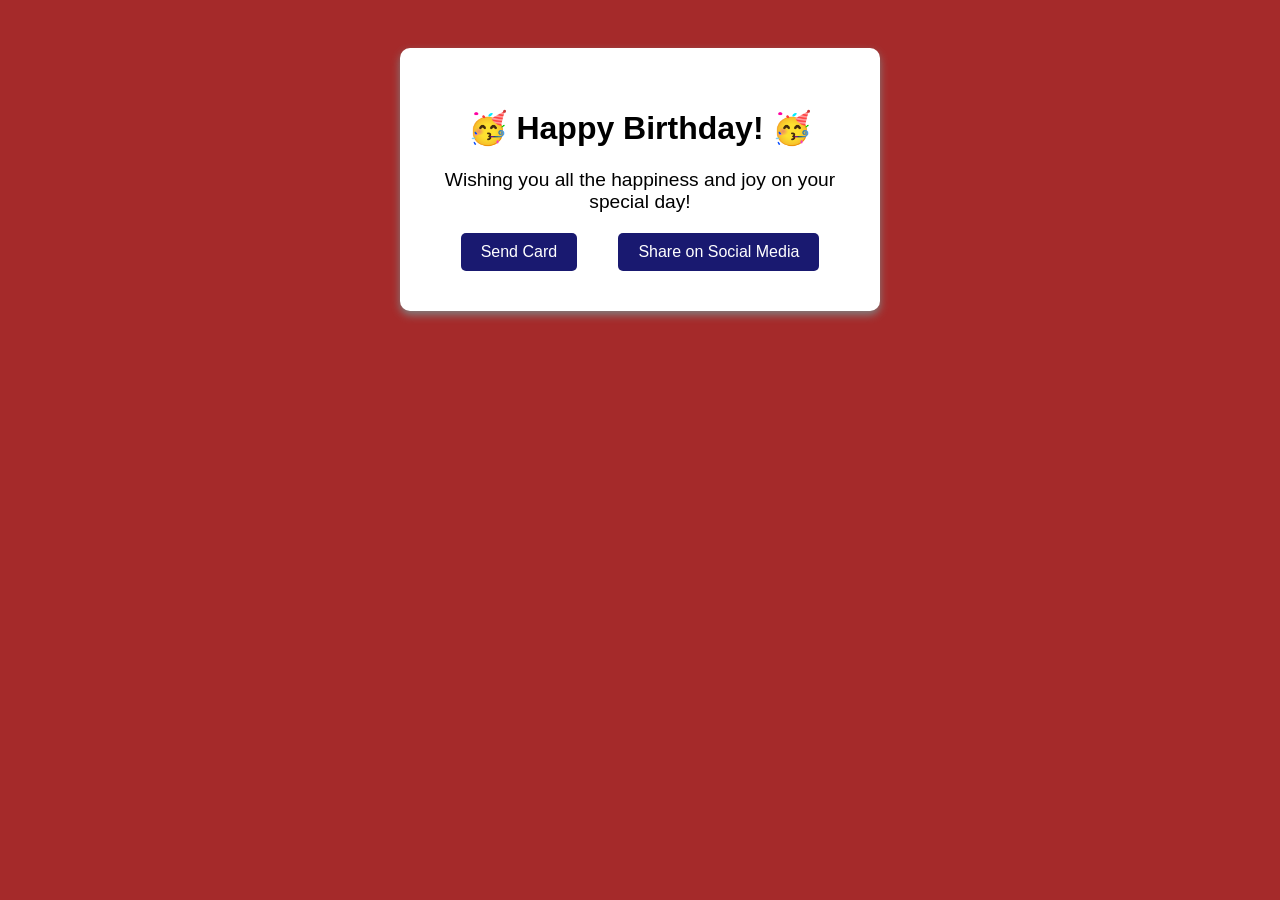
<file: Greeting Card/index.html>
<!DOCTYPE html>
<html lang="en">
  <head>
    <meta charset="utf-8">
    <meta name="viewport" content="width=device-width, initial-scale=1.0">
    <title>Greeting Card</title>
    <link href="styles.css" rel="stylesheet">
  </head>
  <body>
    <div class="card" id="greeting-card">
      <h1>Happy Birthday!</h1>
      <p class="message">
        Wishing you all the happiness and joy on your special day!
      </p>
      <div class="card-links">
        <a href="#send" class="send-link">Send Card</a>
        <a href="#share" class="share-link">Share on Social Media</a>
      </div>
  	</div>
    <section id="send">
      <h2>Sending your card...</h2>
      <p>Card successfully sent to your recipient!</p>
    </section>
    <section id="share">
      <h2>Sharing your card...</h2>
      <p>Your card was shared on social media!</p>
    </section>
  </body>
</html>
</file>
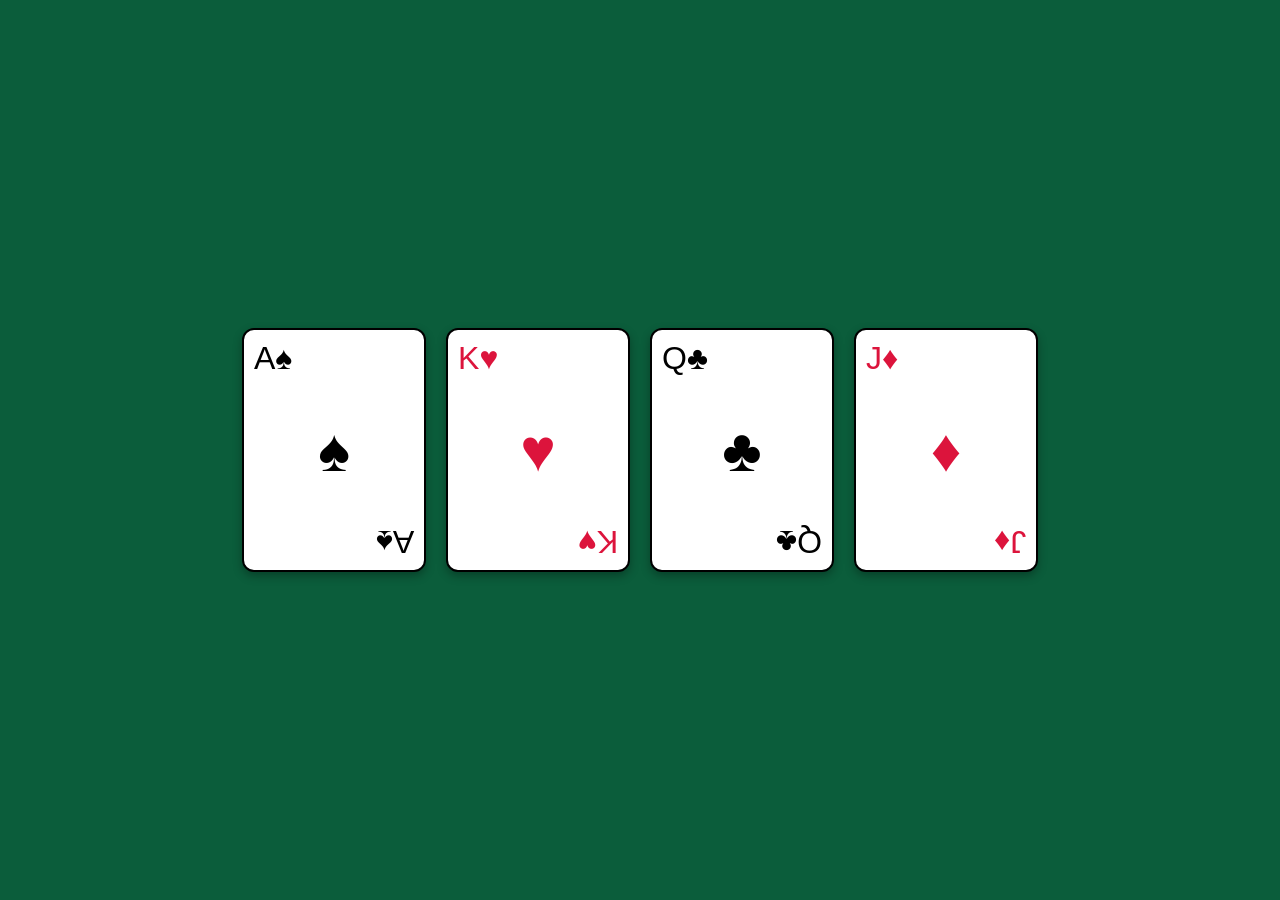
<file: Playing Cards/index.html>
<!DOCTYPE html>
<html lang="en">

<head>
  <meta charset="UTF-8">
  <meta name="viewport" content="width=device-width, initial-scale=1.0">
  <title>Playing Cards</title>
  <link rel="stylesheet" href="styles.css">
</head>

<body>

<main id="playing-cards">

  <div class="card">
    <div class="left">A♠</div>
    <div class="middle">♠</div>
    <div class="right">A♠</div>
  </div>

  <div class="card red">
    <div class="left">K♥</div>
    <div class="middle">♥</div>
    <div class="right">K♥</div>
  </div>

  <div class="card">
    <div class="left">Q♣</div>
    <div class="middle">♣</div>
    <div class="right">Q♣</div>
  </div>

  <div class="card red">
    <div class="left">J♦</div>
    <div class="middle">♦</div>
    <div class="right">J♦</div>
  </div>

</main>

</body>
</html>
</file>
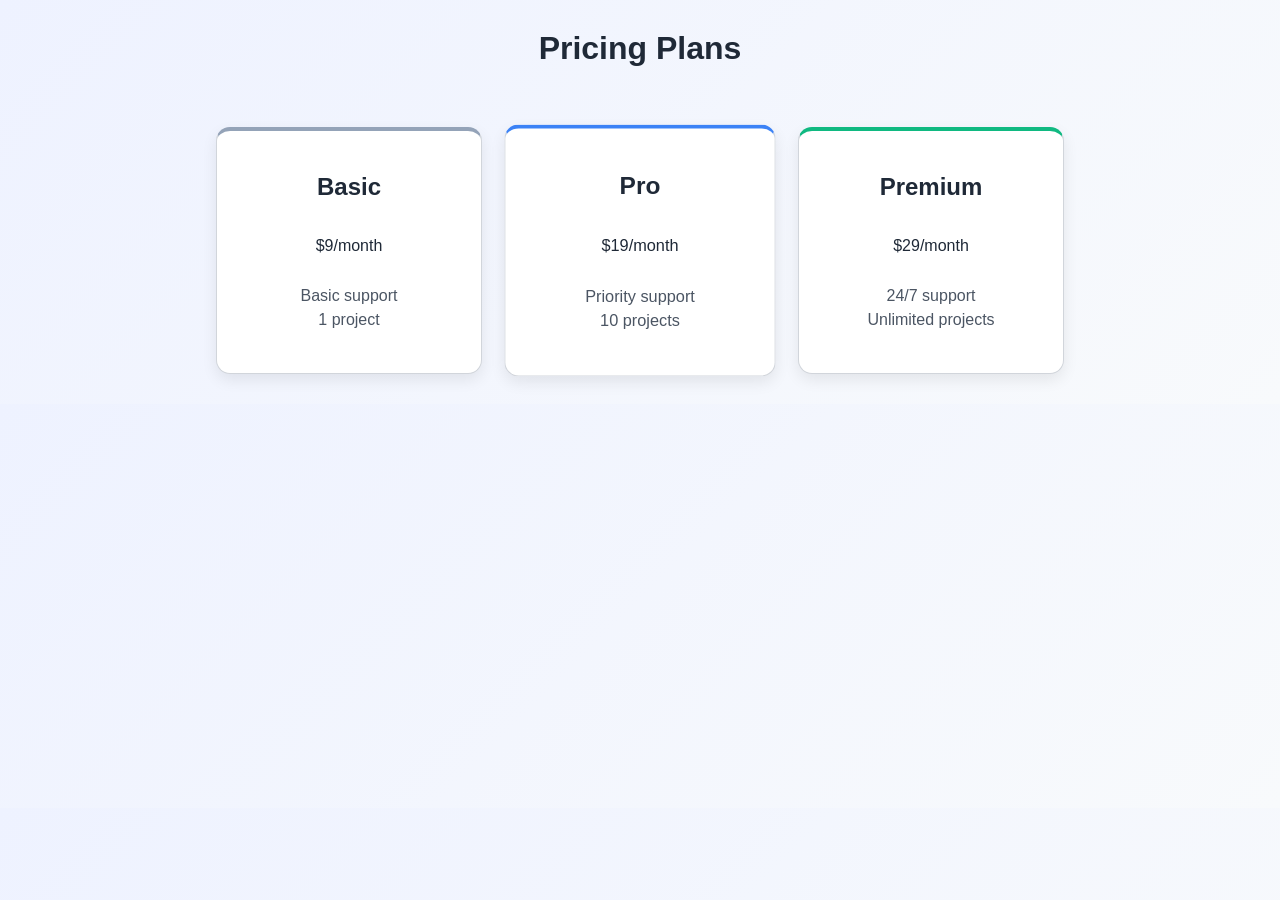
<file: Pricing Plans Layout Page/index.html>
<!DOCTYPE html>
<html lang="en">
<head>
  <meta charset="UTF-8">
  <title>Pricing Plans</title>
  <link rel="stylesheet" href="styles.css" />
</head>

<body>
  <h1>Pricing Plans</h1>

  <div class="pricing-container">

    <div class="pricing-card basic-plan">
      <h2>Basic</h2>
      <p>$9/month</p>
      <ul>
        <li>Basic support</li>
        <li>1 project</li>
      </ul>
    </div>

    <div class="pricing-card pro-plan">
      <h2>Pro</h2>
      <p>$19/month</p>
      <ul>
        <li>Priority support</li>
        <li>10 projects</li>
      </ul>
    </div>

    <div class="pricing-card premium-plan">
      <h2>Premium</h2>
      <p>$29/month</p>
      <ul>
        <li>24/7 support</li>
        <li>Unlimited projects</li>
      </ul>
    </div>

  </div>
</body>
</html>
</file>
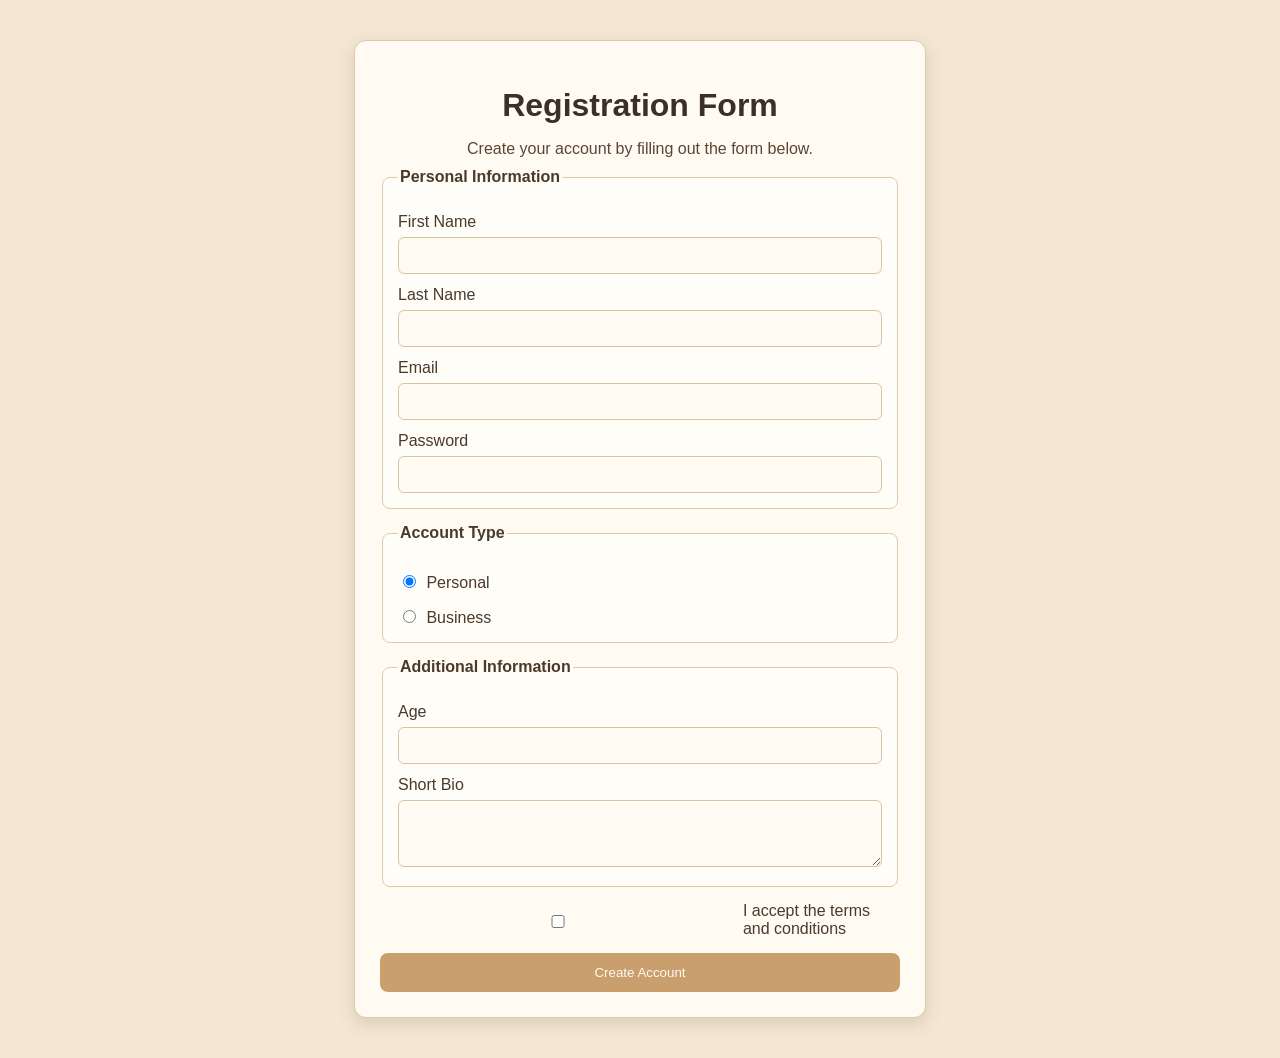
<file: Registration Form/index.html>
<!DOCTYPE html>
<html lang="en">
<head>
  <meta charset="UTF-8">
  <title>Registration Form</title>
  <link rel="stylesheet" href="styles.css" />
</head>

<body>
  <main class="container">
    <h1>Registration Form</h1>
    <p>Create your account by filling out the form below.</p>

    <form>
      <fieldset>
        <legend>Personal Information</legend>

        <label for="first-name">First Name</label>
        <input id="first-name" name="first-name" type="text" required />

        <label for="last-name">Last Name</label>
        <input id="last-name" name="last-name" type="text" required />

        <label for="email">Email</label>
        <input id="email" name="email" type="email" required />

        <label for="password">Password</label>
        <input id="password" name="password" type="password" required />
      </fieldset>

      <fieldset>
        <legend>Account Type</legend>

        <label>
          <input type="radio" name="account-type" value="personal" checked />
          Personal
        </label>

        <label>
          <input type="radio" name="account-type" value="business" />
          Business
        </label>
      </fieldset>

      <fieldset>
        <legend>Additional Information</legend>

        <label for="age">Age</label>
        <input id="age" name="age" type="number" min="13" max="120" />

        <label for="bio">Short Bio</label>
        <textarea id="bio" name="bio" rows="3"></textarea>
      </fieldset>

      <label class="terms">
        <input type="checkbox" required />
        I accept the terms and conditions
      </label>

      <button type="submit">Create Account</button>
    </form>
  </main>
</body>
</html>
</file>
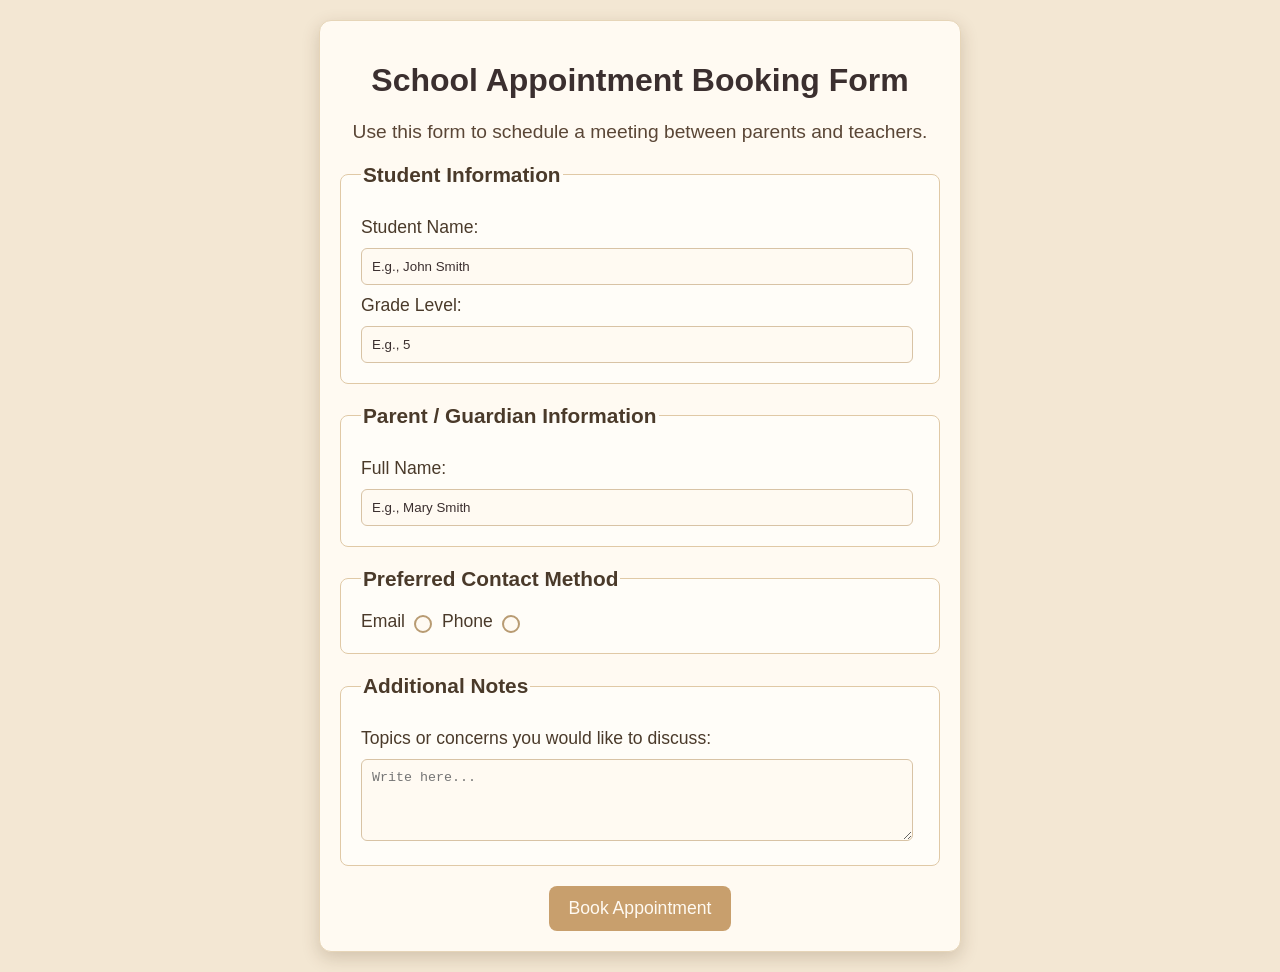
<file: School Appointment Booking Form/index.html>
<!DOCTYPE html>
<html lang="en">
  <head>
    <meta charset="utf-8">
    <meta name="viewport" content="width=device-width, initial-scale=1.0">
    <title>School Appointment Booking Form</title>
    <link rel="stylesheet" href="./styles.css" />
  </head>

  <body>
    <main class="container">
      <h1 class="title center">School Appointment Booking Form</h1>

      <p class="description center">
        Use this form to schedule a meeting between parents and teachers.
      </p>

      <form>
        <fieldset>
          <legend>Student Information</legend>

          <label for="student-name">Student Name:</label>
          <input
            type="text"
            name="student-name"
            id="student-name"
            required
            placeholder="E.g., John Smith"
          />

          <label for="grade">Grade Level:</label>
          <input
            type="number"
            name="grade"
            id="grade"
            required
            placeholder="E.g., 5"
          />
        </fieldset>

        <fieldset>
          <legend>Parent / Guardian Information</legend>

          <label for="parent-name">Full Name:</label>
          <input
            type="text"
            name="parent-name"
            id="parent-name"
            required
            placeholder="E.g., Mary Smith"
          />
        </fieldset>

        <fieldset>
          <legend>Preferred Contact Method</legend>

          <label class="contact-method" for="email">Email</label>
          <input
            id="email"
            class="contact-method-radio-btn"
            type="radio"
            name="contact-method"
            value="email"
            checked
          />

          <label class="contact-method" for="phone">Phone</label>
          <input
            id="phone"
            class="contact-method-radio-btn"
            type="radio"
            name="contact-method"
            value="phone"
          />
        </fieldset>

        <fieldset>
          <legend>Additional Notes</legend>

          <label for="notes">
            Topics or concerns you would like to discuss:
          </label>

          <textarea
            id="notes"
            name="notes"
            rows="4"
            cols="50"
            placeholder="Write here..."
          ></textarea>
        </fieldset>

        <button class="submit-btn" type="submit">
          Book Appointment
        </button>
      </form>
    </main>
  </body>
</html>
</file>
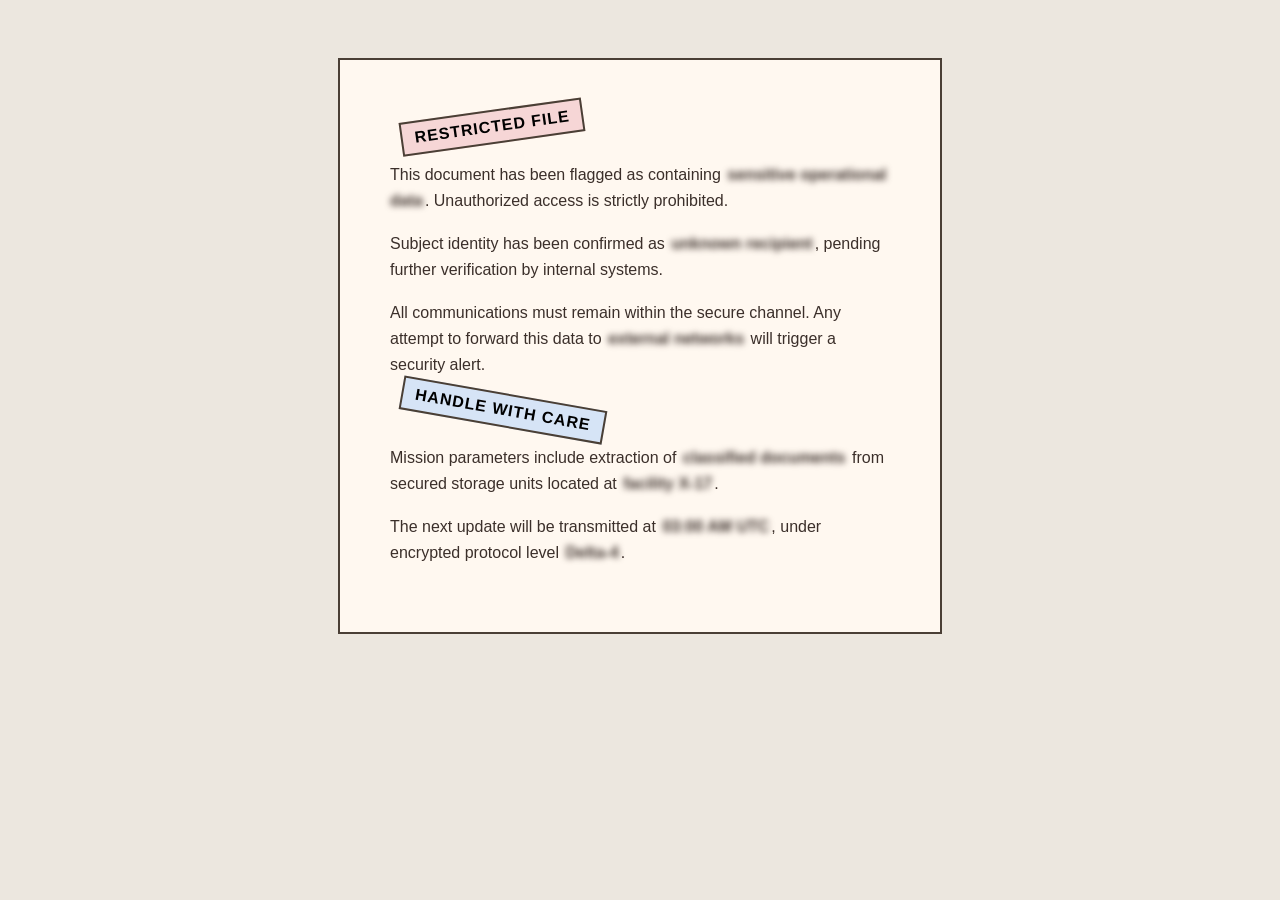
<file: Secret Message Document/index.html>
<!DOCTYPE html>
<html lang="en">
  <head>
    <meta charset="utf-8" />
    <title>Secret Message Document</title>
    <link rel="stylesheet" href="styles.css" />
  </head>

  <body>
    <main id="email">

      <div id="confidential">RESTRICTED FILE</div>
      

      <p>
        This document has been flagged as containing
        <span class="blurred">sensitive operational data</span>.
        Unauthorized access is strictly prohibited.
      </p>

      <p>
        Subject identity has been confirmed as
        <span class="blurred">unknown recipient</span>,
        pending further verification by internal systems.
      </p>

      <p>
        All communications must remain within the secure channel.
        Any attempt to forward this data to
        <span class="blurred">external networks</span>
        will trigger a security alert.
      </p>
        <div id="top-secret">HANDLE WITH CARE</div>
      <p>
        Mission parameters include extraction of
        <span class="blurred">classified documents</span>
        from secured storage units located at
        <span class="blurred">facility X-17</span>.
      </p>

      <p>
        The next update will be transmitted at
        <span class="blurred">03:00 AM UTC</span>,
        under encrypted protocol level
        <span class="blurred">Delta-4</span>.
      </p>

    </main>
  </body>
</html>
</file>
<file: Greeting Card/styles.css>
body {
  font-family: Arial, sans-serif;
  padding: 40px;
  text-align: center;
  background-color: brown;
}

.card {
  background-color: white;
  max-width: 400px;
  padding: 40px;
  margin: 0 auto;
  border-radius: 10px;
  box-shadow: 0 4px 8px gray;
  transition: transform 0.3s, background-color 0.3s ease
}

.card:hover {
  background-color: khaki;
  transform: scale(1.1);
}

h1::before {
  content: "🥳 ";
}

h1::after {
  content: " 🥳";
}

.message {
  font-size: 1.2em;
  margin-bottom: 20px;
}

.card-links {
  margin-top: 20px;
  display: flex;
  justify-content: space-around;
}

.card-links a {
  text-decoration: none;
  font-size: 1em;
  padding: 10px 20px;
  border-radius: 5px;
  color: white;
  background-color: midnightblue;
  transition: background-color 0.3s ease;
}

.card-links a:hover {
  background-color: orangered;
}

.card-links a:active {
  background-color: midnightblue;
}

.card-links a:focus {
  outline: 2px solid yellow;
}

.card-links a:visited {
  color: crimson;
}

section {
  margin: 20px auto;
  max-width: 600px;
  background-color: whitesmoke;
  padding: 20px;
  border-radius: 10px;
  display: none;
}

section:hover{
  transform: skewX(10deg);
}

section:target{
  display: block;
}
</file>
<file: Playing Cards/styles.css>
body{
  margin: 0;
  height: 100vh;
  display: flex;
  justify-content: center;
  align-items: center;
  background: #0b5d3b;
  font-family: Arial, sans-serif;
}

#playing-cards{
  display: flex;
  flex-wrap: wrap;
  justify-content: center;
  gap: 20px;
}

.card{
  display: flex;
  justify-content: space-between;
  width: 160px;
  height: 220px;
  padding: 10px;
  background: white;
  border-radius: 12px;
  border: 2px solid black;
  box-shadow: 0 4px 10px rgba(0,0,0,0.3);
  font-size: 32px;
  transition: transform 0.2s ease;
}

.card:hover{
  transform: translateY(-5px);
}

.left{
  align-self: flex-start;
}

.middle{
  align-self: center;
  font-size: 60px;
}

.right{
  align-self: flex-end;
  transform: rotate(180deg);
}

.red{
  color: crimson;
}
</file>
<file: Pricing Plans Layout Page/styles.css>
body {
  font-family: Arial, sans-serif;
  background: linear-gradient(135deg, #eef2ff, #f8fafc);
  margin: 0;
  text-align: center;
  color: #1f2937;
}

h1 {
  margin: 30px 0;
}


.pricing-container {
  display: flex;
  flex-wrap: wrap;
  justify-content: center;
  gap: 25px;
  padding: 30px;
}


.pricing-card {
  display: flex;
  flex-direction: column;
  justify-content: space-between;
  flex: 0 0 220px;

  background-color: #ffffff;
  border: 1px solid #d1d5db;
  border-radius: 14px;

  padding: 22px;
  box-shadow: 0 6px 15px rgba(0, 0, 0, 0.08);

  transition: transform 0.25s ease, box-shadow 0.25s ease;
}


.pricing-card:hover {
  transform: scale(1.05);
  box-shadow: 0 12px 28px rgba(0, 0, 0, 0.18);
}


.basic-plan {
  order: 1;
  border-top: 4px solid #94a3b8;
}


.pro-plan {
  order: 2;
  border-top: 4px solid #3b82f6;
  transform: scale(1.02);
}


.premium-plan {
  order: 3;
  border-top: 4px solid #10b981;
}


ul {
  list-style: none;
  padding: 0;
  margin-top: 10px;
}

li {
  margin: 6px 0;
  color: #4b5563;
}
</file>
<file: Registration Form/styles.css>
body {
  margin: 0;
  font-family: Tahoma, sans-serif;
  background-color: #f3e7d3;
  color: #3b2f2a;
}


.container {
  width: 60vw;
  max-width: 520px;
  min-width: 300px;
  margin: 40px auto;
  padding: 25px;
  background-color: #fffaf2;
  border: 1px solid #e0c9a6;
  border-radius: 12px;
  box-shadow: 0 6px 18px rgba(80, 50, 20, 0.15);
}


h1, p {
  text-align: center;
  margin-bottom: 10px;
}

p {
  color: #5a4636;
}


fieldset {
  border: 1px solid #e0c9a6;
  border-radius: 8px;
  padding: 15px;
  margin-bottom: 15px;
  background-color: #fffdf8;
}

legend {
  font-weight: bold;
  color: #4a3a2a;
}


label {
  display: block;
  margin-top: 12px;
  color: #4a3a2a;
}


input,
textarea {
  width: 100%;
  margin-top: 6px;
  padding: 10px;
  border-radius: 6px;
  border: 1px solid #d8c3a5;
  background-color: #fffaf2;
  color: #3b2f2a;
  box-sizing: border-box; 
}

fieldset label input[type="radio"] {
  width: auto;
  margin-right: 6px;
}


.terms {
  display: flex;
  align-items: center;
  gap: 8px;
  margin-top: 10px;
}

button {
  width: 100%;
  padding: 12px;
  margin-top: 15px;
  background-color: #c89f6d;
  color: #fffaf2;
  border: none;
  border-radius: 8px;
  cursor: pointer;
  transition: background-color 0.3s ease;
}

button:hover {
  background-color: #a87c4f;
}
</file>
<file: School Appointment Booking Form/styles.css>
body {
  background-color: #f3e7d3; 
  color: #3b2f2f; 
  font-family: Arial, sans-serif;
}

.container {
  background-color: #fffaf2; 
  width: 80%;
  max-width: 600px;
  border-radius: 12px;
  margin: 20px auto;
  padding: 20px;
  box-shadow: 0 6px 18px rgba(80, 50, 20, 0.2);
  border: 1px solid #e6d5b8;
}

.center {
  text-align: center;
}

.description {
  font-size: 1.2rem;
  color: #5a4636;
}

fieldset {
  border: 1px solid #e0c9a6;
  border-radius: 8px;
  margin: 20px 0;
  padding: 20px;
  background-color: #fffdf8;
}

fieldset legend {
  font-size: 1.3rem;
  font-weight: 600;
  color: #4a3a2a;
}

label {
  font-size: 1.1rem;
  color: #4a3a2a;
}

label:not(.contact-method) {
  display: block;
  margin: 10px 0;
}

input:not(.contact-method-radio-btn),
textarea {
  background-color: #fffaf2;
  width: 95%;
  border: 1px solid #d8c3a5;
  border-radius: 6px;
  padding: 10px;
}

input,
input::placeholder,
textarea {
  color: #3b2f2f;
}

.contact-method-radio-btn {
  appearance: none;
  width: 18px;
  height: 18px;
  border-radius: 50%;
  border: 2px solid #b89b72;
  vertical-align: middle;
  margin-right: 5px;
  background-color: #fffaf2;
}

.contact-method-radio-btn:checked::before {
  transform: translate(3px, 3px) scale(1);
  background-color: #c89f6d; 
}

.submit-btn {
  cursor: pointer;
  background-color: #c89f6d; 
  color: #fffaf2;
  border: none;
  border-radius: 8px;
  padding: 12px 20px;
  font-size: 1.1rem;
  display: block;
  margin: auto;
  transition: all 0.3s ease;
}

.submit-btn:hover {
  background-color: #a87c4f;
}

.container {
  animation: fadeIn 0.6s ease-in-out;
}

@keyframes fadeIn {
  from {
    opacity: 0;
    transform: translateY(10px);
  }
  to {
    opacity: 1;
    transform: translateY(0);
  }
}
</file>
<file: Secret Message Document/styles.css>
body {
  font-family: Arial, sans-serif;
  background-color: #ece7df;
  display: flex;
  justify-content: center;
}

#email {
  padding: 50px;
  margin-top: 50px;
  width: 500px;
  border: 2px solid #4a3f35;
  background-color: #fff8f0;
  position: relative;
}

#confidential,
#top-secret {
  display: inline-block;
  padding: 6px 12px;
  margin-left: 10px;
  border: 2px solid #4a3f35;
  font-weight: bold;
  letter-spacing: 1px;
}

#confidential {
  transform: rotate(-8deg);
  background-color: #f6d6d6;
}

#top-secret {
  transform: rotate(10deg);
  background-color: #d6e4f6;
}

p {
  margin-top: 18px;
  line-height: 1.6;
  color: #3b2f2a;
}


.blurred {
  filter: blur(3px);
  font-weight: bold;
  padding: 0 2px;
}
</file>
